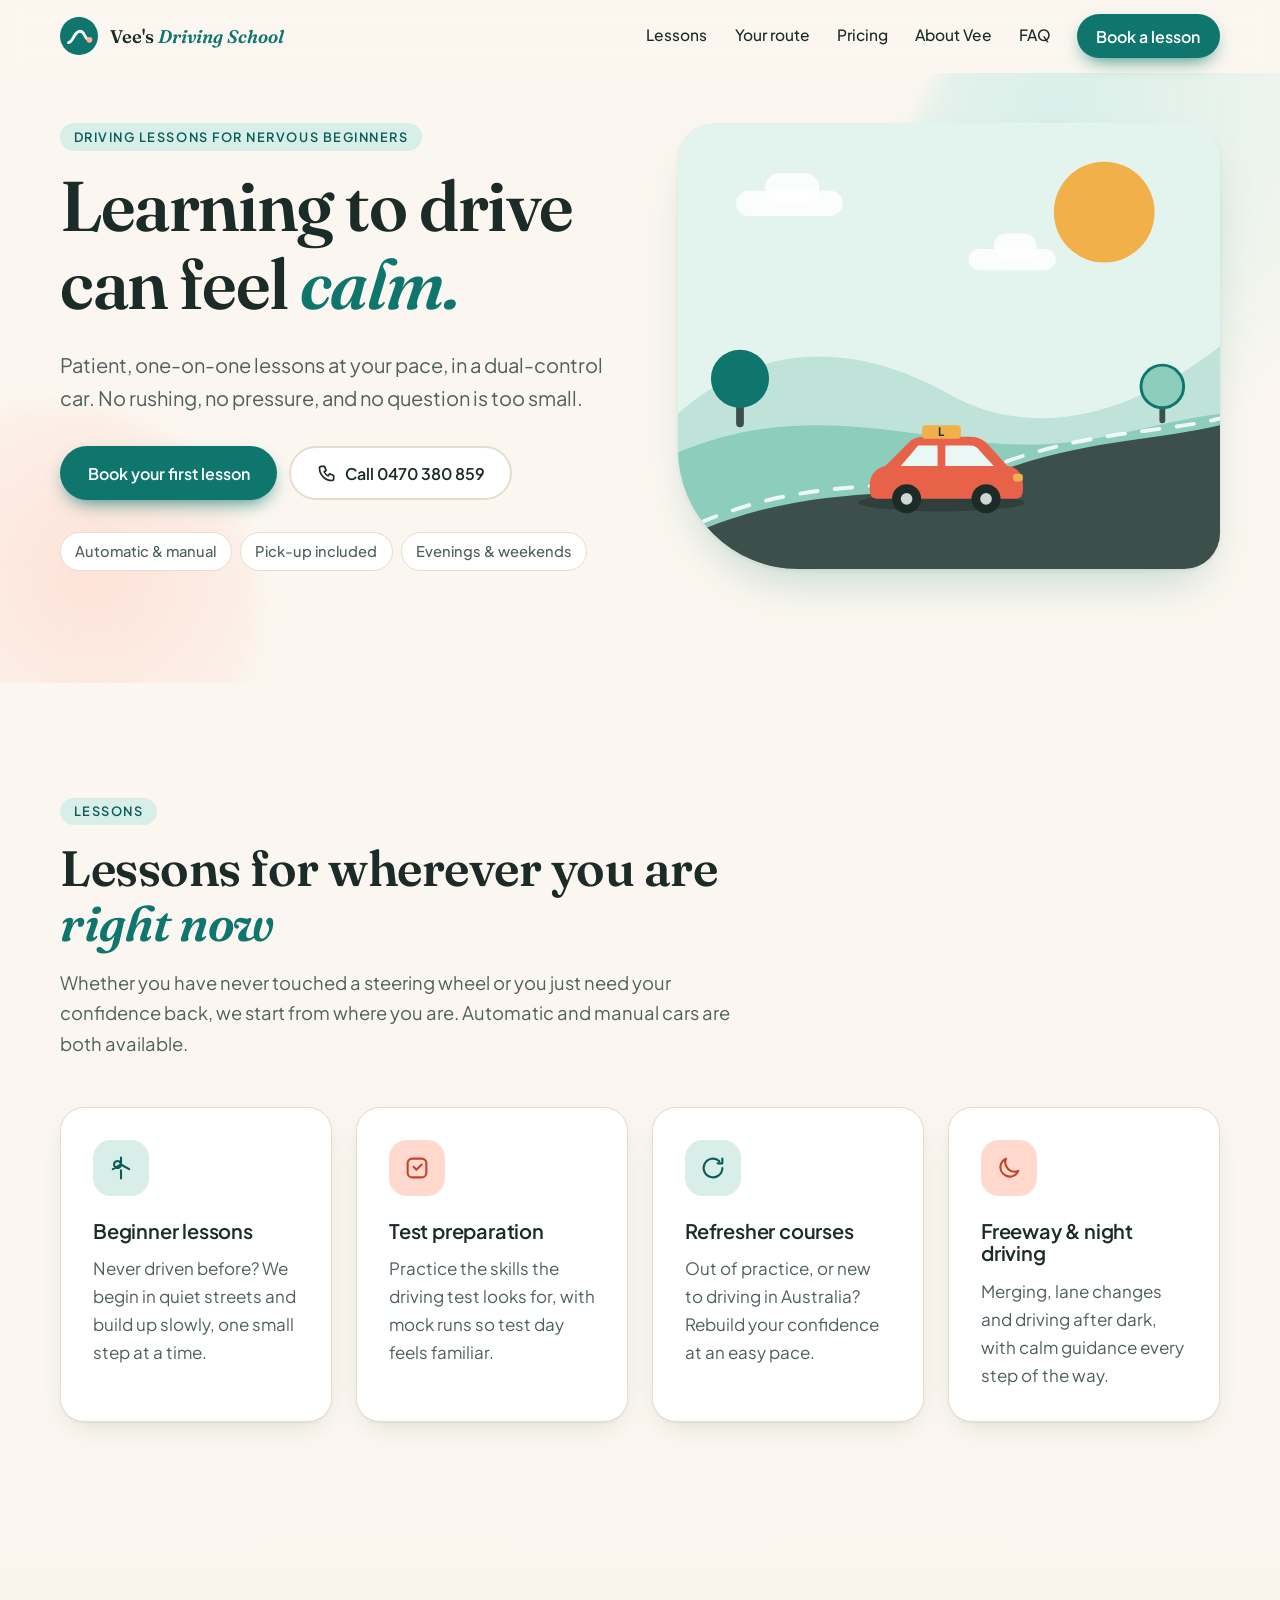
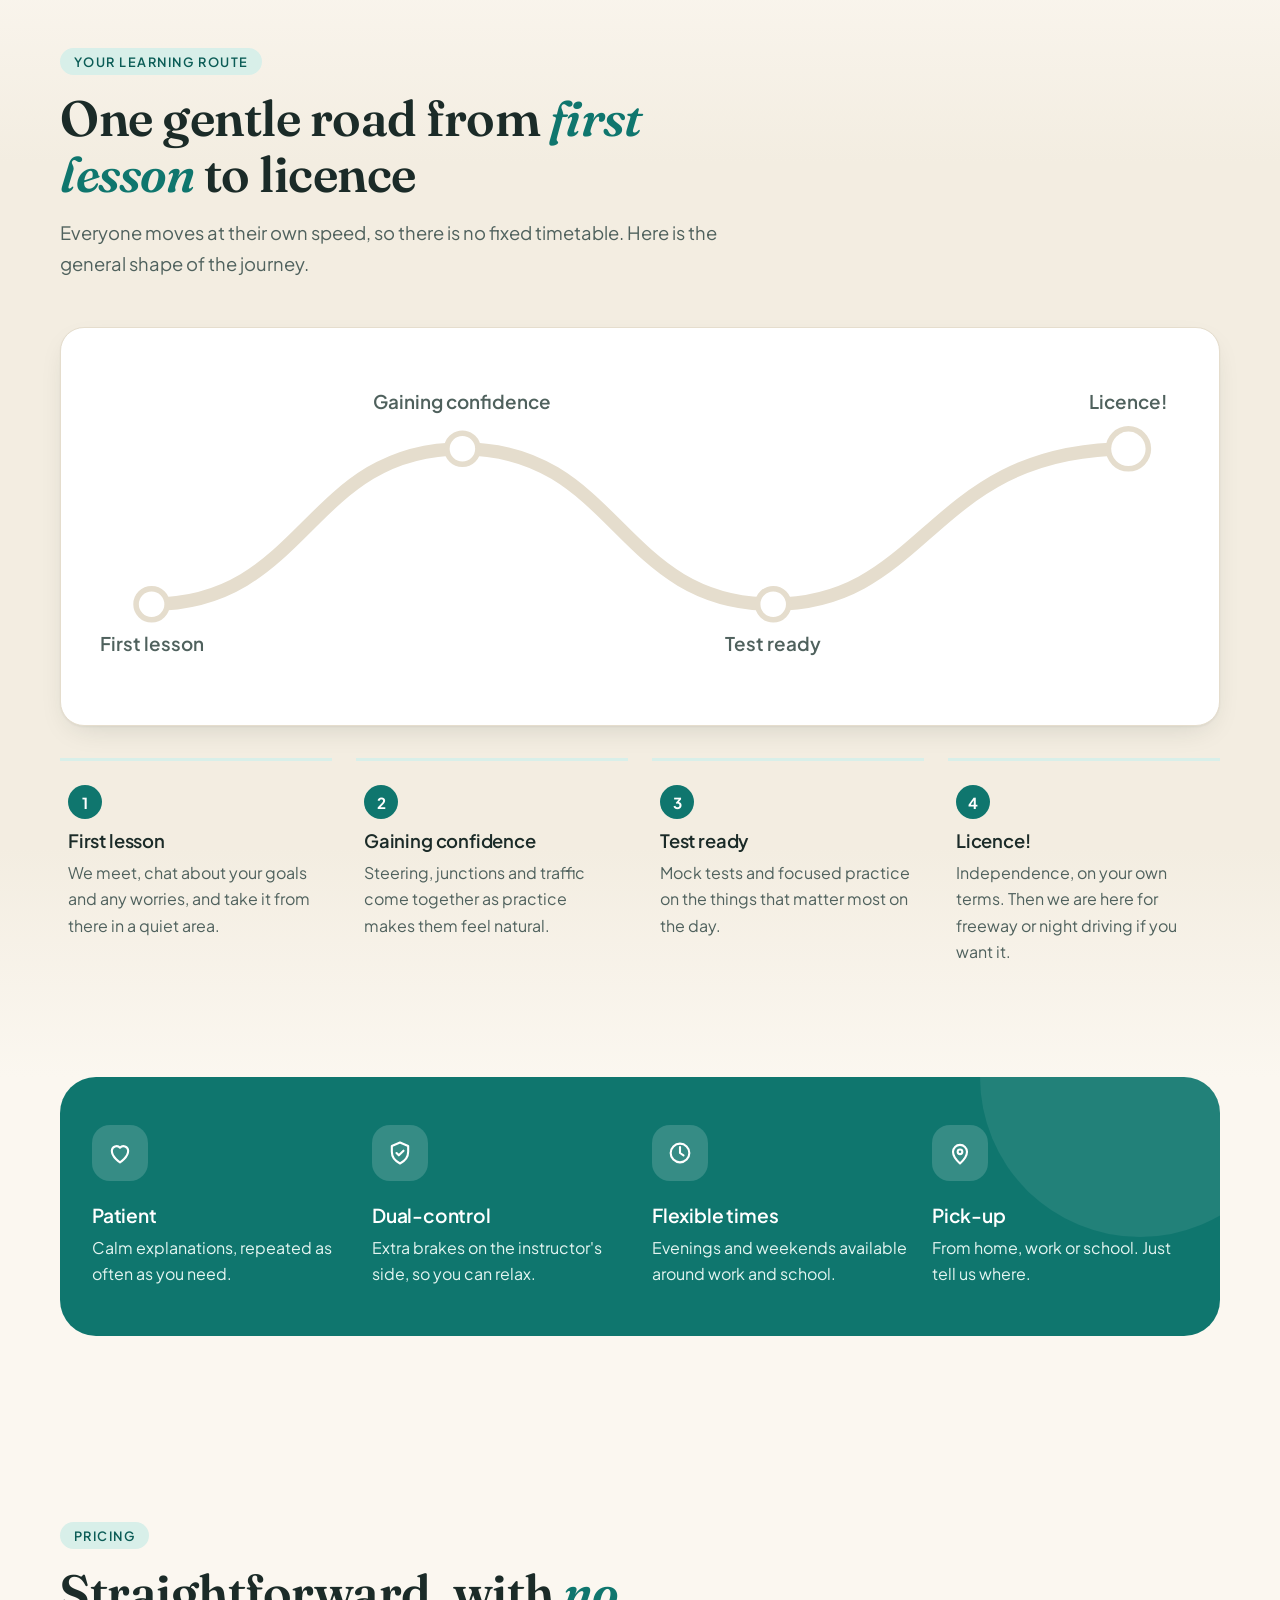
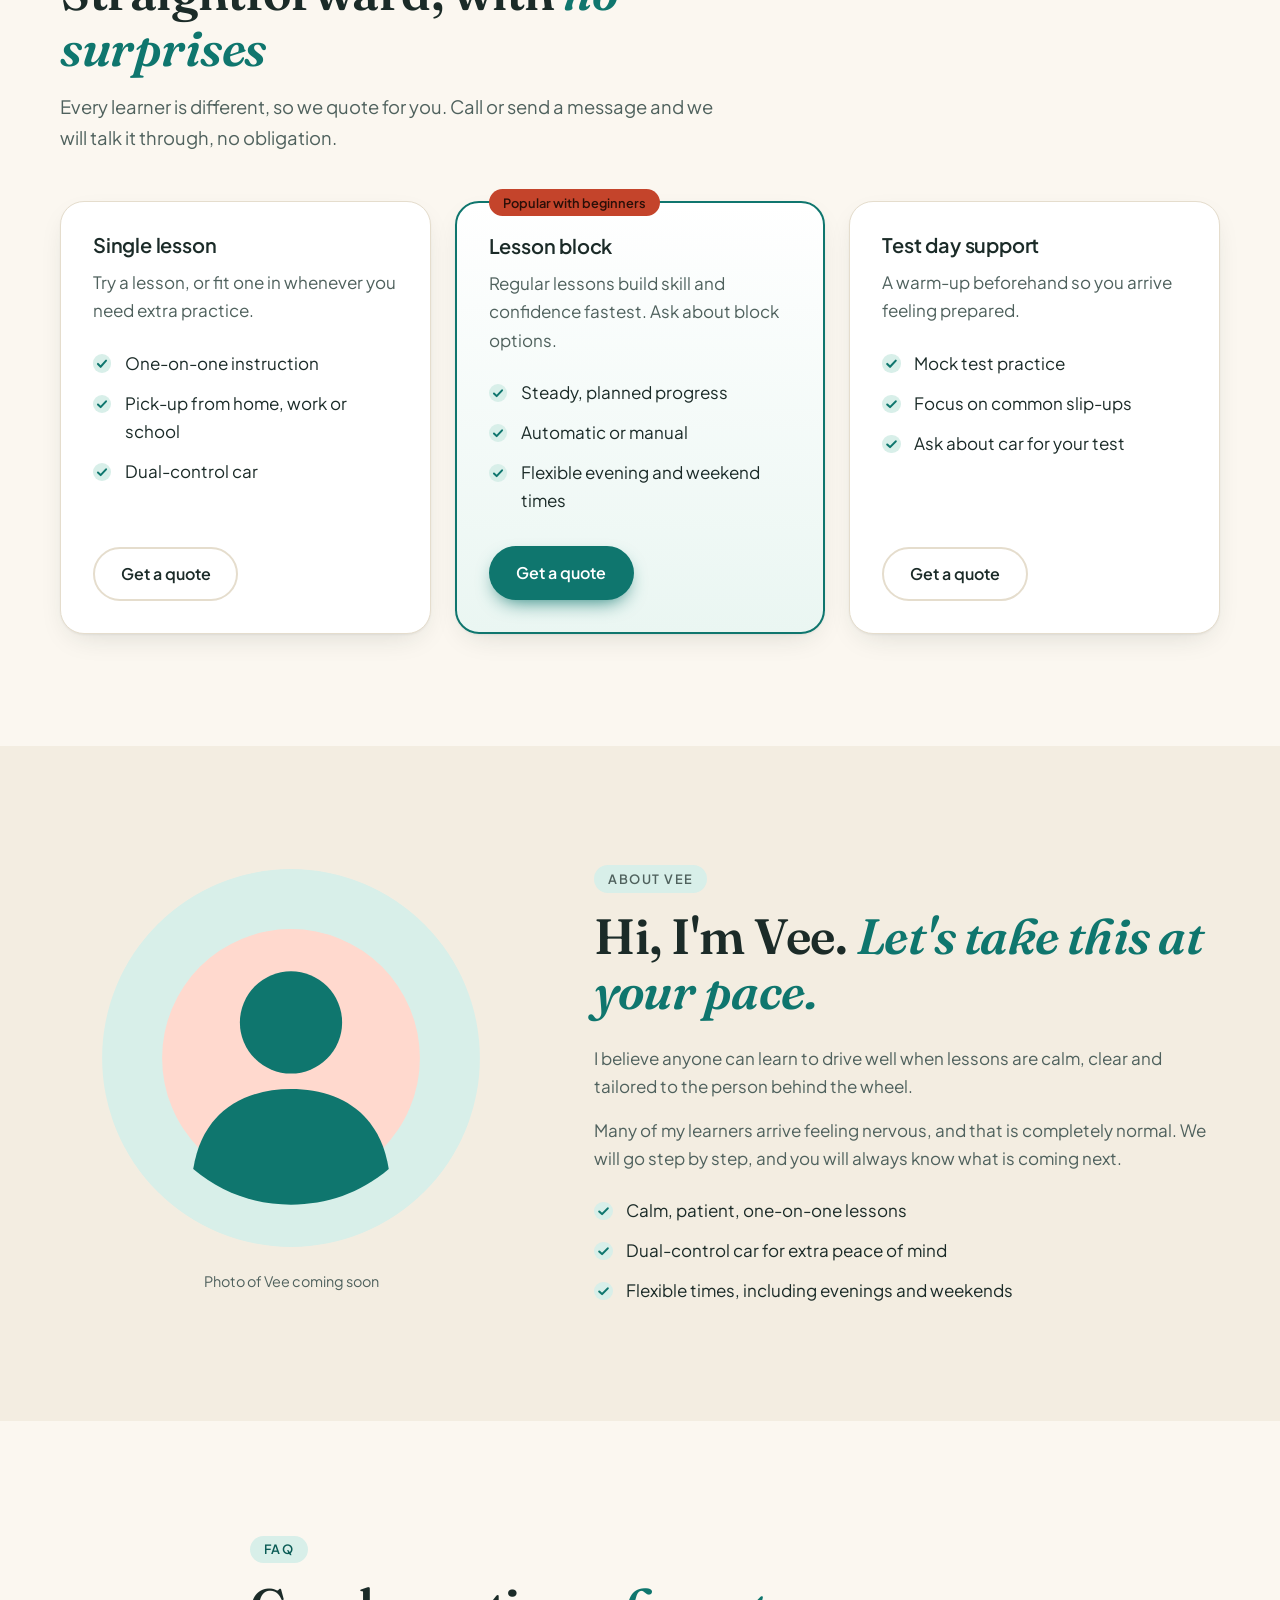
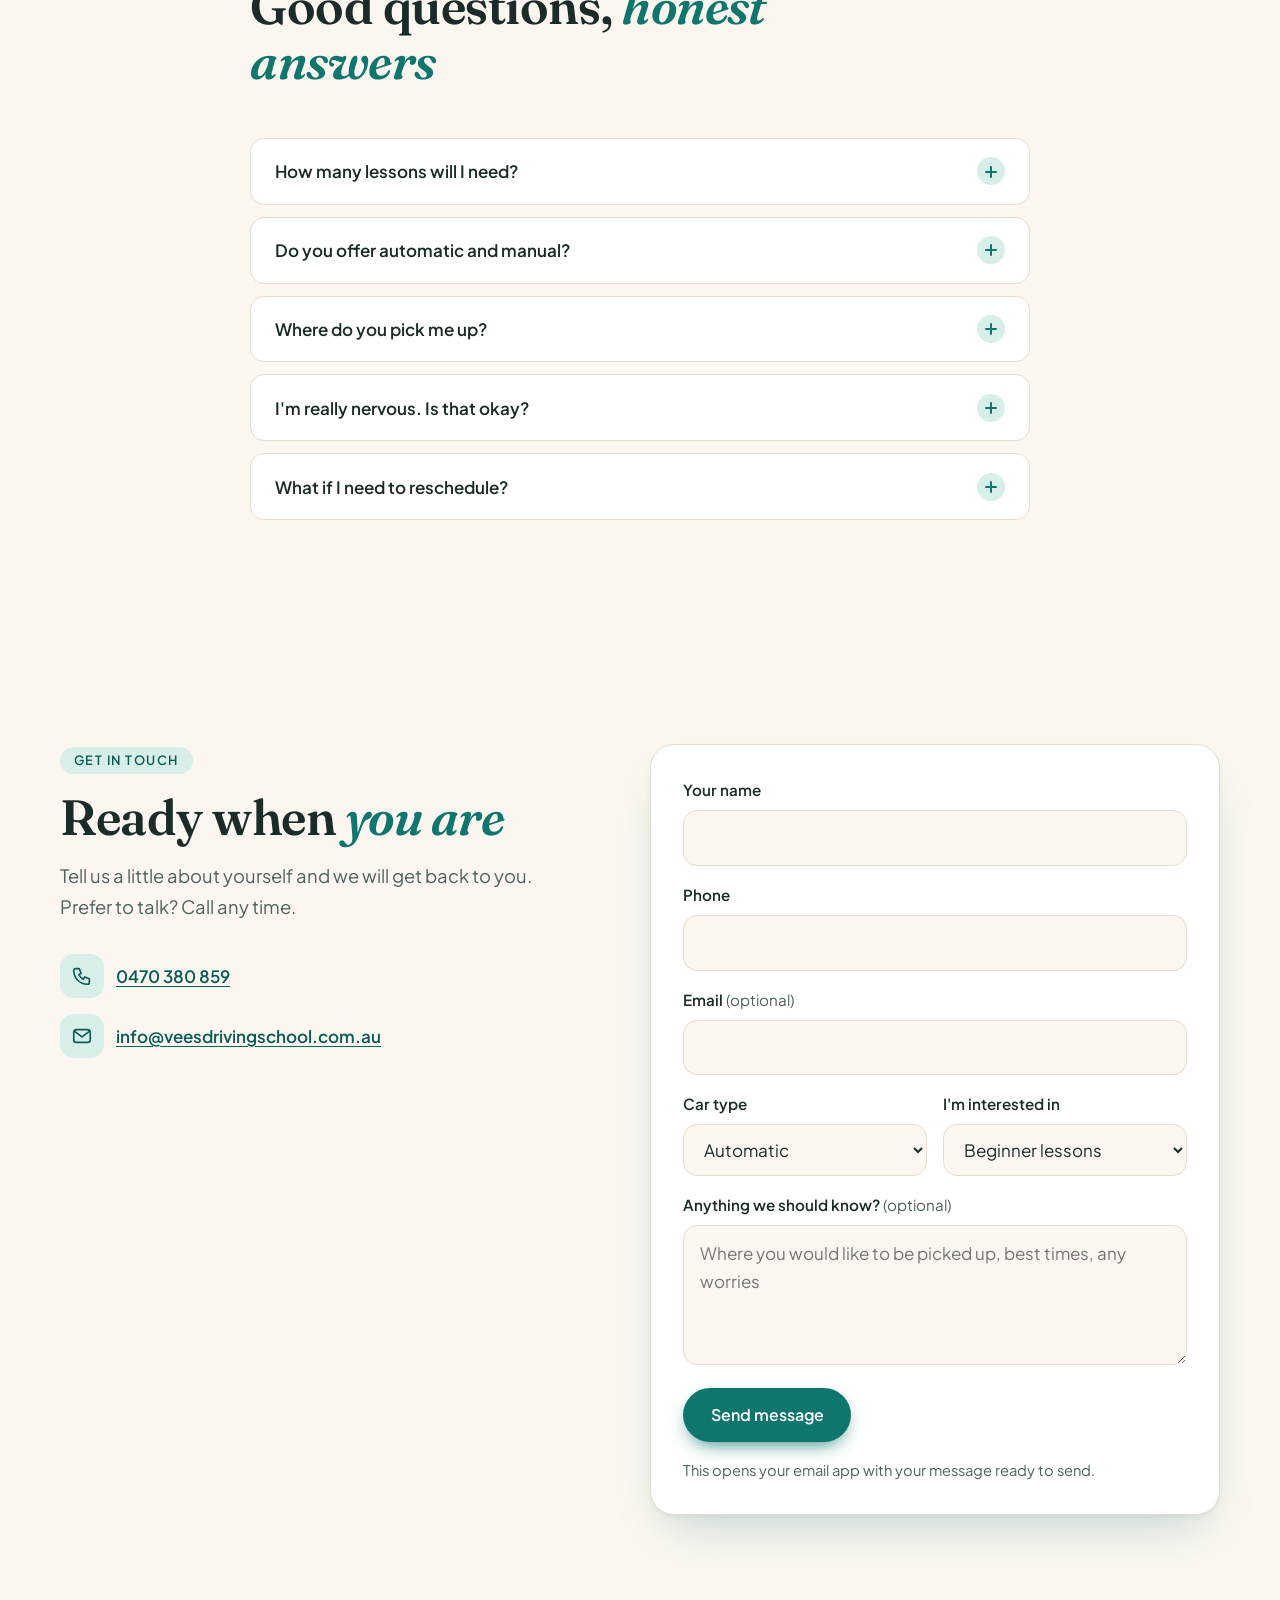
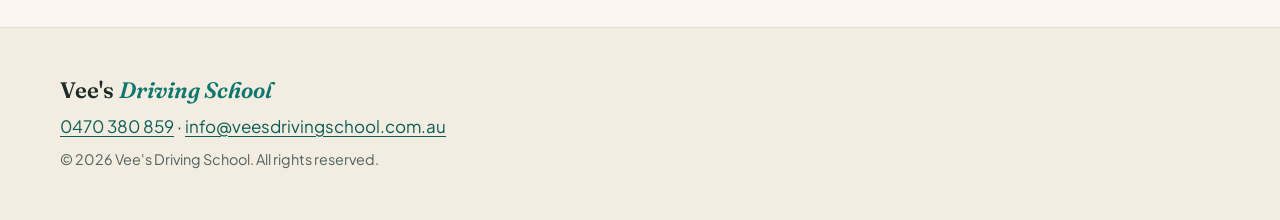
<file: index.html>
<!doctype html>
<html lang="en-AU">
<head>
<meta charset="utf-8">
<meta name="viewport" content="width=device-width, initial-scale=1">
<title>Vee's Driving School | Calm, patient driving lessons</title>
<meta name="description" content="Calm, patient driving lessons for first-time learners. Beginner lessons, test preparation, refreshers, freeway and night driving. Automatic or manual, dual-control car, pick-up included.">
<meta name="theme-color" content="#FBF7F0" media="(prefers-color-scheme: light)">
<meta name="theme-color" content="#0F1A18" media="(prefers-color-scheme: dark)">
<link rel="icon" href="favicon.svg" type="image/svg+xml">
<link rel="canonical" href="https://sam0508-sde.github.io/car-instructor-website/">
<meta property="og:type" content="website">
<meta property="og:site_name" content="Vee's Driving School">
<meta property="og:locale" content="en_AU">
<meta property="og:title" content="Driving Lessons for Learners &amp; Test Prep | Vee's Driving School">
<meta property="og:description" content="Patient, friendly driving lessons for learners, test preparation and refreshers. Call 0470 380 859 to book.">
<meta property="og:url" content="https://sam0508-sde.github.io/car-instructor-website/">
<meta name="twitter:card" content="summary">
<meta name="twitter:title" content="Driving Lessons for Learners &amp; Test Prep | Vee's Driving School">
<meta name="twitter:description" content="Patient, friendly driving lessons for learners, test preparation and refreshers. Call 0470 380 859 to book.">
<script type="application/ld+json">
  {
    "@context": "https://schema.org",
    "@type": ["LocalBusiness", "DrivingSchool"],
    "name": "Vee's Driving School",
    "description": "Patient, friendly driving lessons for learners, test preparation and refresher lessons.",
    "url": "https://sam0508-sde.github.io/car-instructor-website/",
    "telephone": "+61470380859",
    "email": "info@veesdrivingschool.com.au"
  }
  </script>
<link rel="preconnect" href="https://fonts.googleapis.com">
<link rel="preconnect" href="https://fonts.gstatic.com" crossorigin>
<link href="https://fonts.googleapis.com/css2?family=Fraunces:ital,opsz,wght@0,9..144,500;0,9..144,600;1,9..144,500&family=Plus+Jakarta+Sans:wght@400;500;600;700&display=swap" rel="stylesheet">
<link rel="stylesheet" href="styles.css">
</head>
<body>
<a class="skip" href="#main">Skip to content</a>

<header class="site-header" id="top">
  <div class="wrap bar">
    <a class="brand" href="#top" aria-label="Vee's Driving School, home">
      <svg class="brand-mark" viewBox="0 0 40 40" aria-hidden="true"><circle cx="20" cy="20" r="20" fill="currentColor"/><path d="M9 27c5-1 6-12 12-12s4 9 10 9" fill="none" stroke="#fff" stroke-width="3" stroke-linecap="round"/><circle cx="31" cy="24" r="3" fill="#FFB59E"/></svg>
      <span>Vee's <em>Driving School</em></span>
    </a>
    <nav id="nav" class="nav" aria-label="Main">
      <a href="#services">Lessons</a>
      <a href="#route">Your route</a>
      <a href="#pricing">Pricing</a>
      <a href="#about">About Vee</a>
      <a href="#faq">FAQ</a>
      <a class="btn btn-small btn-primary nav-cta" href="#contact">Book a lesson</a>
    </nav>
    <button class="menu-btn" type="button" aria-expanded="false" aria-controls="nav">
      <span class="sr">Menu</span>
      <svg viewBox="0 0 24 24" width="24" height="24" aria-hidden="true"><path class="l1" d="M4 8h16"/><path class="l2" d="M4 16h16"/></svg>
    </button>
  </div>
</header>

<main id="main">
<section class="hero">
  <div class="blob b1" aria-hidden="true"></div><div class="blob b2" aria-hidden="true"></div>
  <div class="wrap hero-grid">
    <div class="hero-copy">
      <p class="eyebrow">Driving lessons for nervous beginners</p>
      <h1>Learning to drive can feel <em>calm.</em></h1>
      <p class="lead">Patient, one-on-one lessons at your pace, in a dual-control car. No rushing, no pressure, and no question is too small.</p>
      <div class="actions">
        <a class="btn btn-primary" href="#contact">Book your first lesson</a>
        <a class="btn btn-ghost" href="tel:+61470380859">
          <svg viewBox="0 0 24 24" aria-hidden="true"><path d="M5 4h4l2 5-2.5 1.5a11 11 0 0 0 5 5L15 13l5 2v4a2 2 0 0 1-2 2A15 15 0 0 1 3 6a2 2 0 0 1 2-2z"/></svg>
          Call 0470 380 859
        </a>
      </div>
      <ul class="chips" aria-label="At a glance">
        <li>Automatic &amp; manual</li><li>Pick-up included</li><li>Evenings &amp; weekends</li>
      </ul>
    </div>
    <div class="hero-art" aria-hidden="true">
      <svg viewBox="0 0 560 460" class="scene">
        <circle class="sun" cx="440" cy="92" r="52"/>
        <g class="cloud c1"><rect x="60" y="70" width="110" height="26" rx="13"/><rect x="90" y="52" width="56" height="30" rx="15"/></g>
        <g class="cloud c2"><rect x="300" y="130" width="90" height="22" rx="11"/><rect x="326" y="114" width="44" height="26" rx="13"/></g>
        <path class="hill h1" d="M0 300 C90 220 190 230 280 280 S470 300 560 230 V460 H0z"/>
        <path class="hill h2" d="M0 340 C120 290 220 320 320 330 S480 310 560 300 V460 H0z"/>
        <g class="tree" transform="translate(64 250)"><rect x="-4" y="30" width="8" height="34" rx="4"/><circle cx="0" cy="14" r="30"/></g>
        <g class="tree t2" transform="translate(500 262)"><rect x="-3" y="22" width="6" height="26" rx="3"/><circle cx="0" cy="10" r="22"/></g>
        <path class="road" d="M-20 440 C140 360 220 400 330 360 S520 330 600 300 V470 H-20z"/>
        <path class="dash" d="M-10 428 C140 352 224 392 332 352 S520 322 590 296" />
        <g class="car" transform="translate(190 318)">
          <ellipse cx="82" cy="74" rx="86" ry="9" class="shadow"/>
          <path class="body" d="M8 62 Q6 40 24 36 L48 12 Q54 6 64 6 H112 Q124 6 132 16 L150 36 Q168 38 166 62 Q166 70 158 70 H16 Q8 70 8 62z"/>
          <path class="glass" d="M58 15 H78 V36 H40z M86 15 H112 Q118 15 122 21 L136 36 H86z"/>
          <circle class="wheel" cx="46" cy="70" r="15"/><circle class="hub" cx="46" cy="70" r="6"/>
          <circle class="wheel" cx="128" cy="70" r="15"/><circle class="hub" cx="128" cy="70" r="6"/>
          <rect class="lamp" x="156" y="44" width="10" height="8" rx="3"/>
          <rect class="plate" x="62" y="-6" width="40" height="14" rx="4"/><text x="82" y="5" text-anchor="middle" class="ltxt">L</text>
        </g>
      </svg>
    </div>
  </div>
</section>

<section class="section" id="services" aria-labelledby="services-h">
  <div class="wrap">
    <header class="sec-head reveal">
      <p class="eyebrow">Lessons</p>
      <h2 id="services-h">Lessons for wherever you are <em>right now</em></h2>
      <p class="sub">Whether you have never touched a steering wheel or you just need your confidence back, we start from where you are. Automatic and manual cars are both available.</p>
    </header>
    <div class="cards">
      <article class="card reveal">
        <span class="ico"><svg viewBox="0 0 24 24" aria-hidden="true"><path d="M12 3v6M12 9l-7 4M12 9l7 4M12 9a3 3 0 1 0 0 .01M12 14v7"/></svg></span>
        <h3>Beginner lessons</h3>
        <p>Never driven before? We begin in quiet streets and build up slowly, one small step at a time.</p>
      </article>
      <article class="card reveal">
        <span class="ico"><svg viewBox="0 0 24 24" aria-hidden="true"><path d="M9 11l2.5 2.5L16 9"/><rect x="4" y="4" width="16" height="16" rx="4"/></svg></span>
        <h3>Test preparation</h3>
        <p>Practice the skills the driving test looks for, with mock runs so test day feels familiar.</p>
      </article>
      <article class="card reveal">
        <span class="ico"><svg viewBox="0 0 24 24" aria-hidden="true"><path d="M20 12a8 8 0 1 1-2.6-5.9M20 4v4h-4"/></svg></span>
        <h3>Refresher courses</h3>
        <p>Out of practice, or new to driving in Australia? Rebuild your confidence at an easy pace.</p>
      </article>
      <article class="card reveal">
        <span class="ico"><svg viewBox="0 0 24 24" aria-hidden="true"><path d="M20 14.5A8 8 0 0 1 9.5 4a8 8 0 1 0 10.5 10.5z"/></svg></span>
        <h3>Freeway &amp; night driving</h3>
        <p>Merging, lane changes and driving after dark, with calm guidance every step of the way.</p>
      </article>
    </div>
  </div>
</section>

<section class="section route-sec" id="route" aria-labelledby="route-h">
  <div class="wrap">
    <header class="sec-head reveal">
      <p class="eyebrow">Your learning route</p>
      <h2 id="route-h">One gentle road from <em>first lesson</em> to licence</h2>
      <p class="sub">Everyone moves at their own speed, so there is no fixed timetable. Here is the general shape of the journey.</p>
    </header>

    <div class="route" data-route>
      <svg class="route-svg r-wide" viewBox="0 0 1000 300" aria-hidden="true" focusable="false">
        <path class="track" d="M60 220 C200 220 200 80 340 80 S480 220 620 220 S760 80 940 80"/>
        <path class="trail" pathLength="1" d="M60 220 C200 220 200 80 340 80 S480 220 620 220 S760 80 940 80"/>
        <g class="stop" data-at="0"><circle cx="60" cy="220" r="14"/><text x="60" y="262" text-anchor="middle">First lesson</text></g>
        <g class="stop" data-at="0.34"><circle cx="340" cy="80" r="14"/><text x="340" y="44" text-anchor="middle">Gaining confidence</text></g>
        <g class="stop" data-at="0.67"><circle cx="620" cy="220" r="14"/><text x="620" y="262" text-anchor="middle">Test ready</text></g>
        <g class="stop goal" data-at="1"><circle cx="940" cy="80" r="18"/><path d="M932 80l6 6 11-12"/><text x="940" y="44" text-anchor="middle">Licence!</text></g>
      </svg>
      <svg class="route-svg r-tall" viewBox="0 0 360 560" aria-hidden="true" focusable="false">
        <path class="track" d="M80 50 C80 130 280 110 280 190 S80 250 80 330 S280 390 280 490"/>
        <path class="trail" pathLength="1" d="M80 50 C80 130 280 110 280 190 S80 250 80 330 S280 390 280 490"/>
        <g class="stop" data-at="0"><circle cx="80" cy="50" r="14"/><text x="108" y="55" text-anchor="start">First lesson</text></g>
        <g class="stop" data-at="0.36"><circle cx="280" cy="190" r="14"/><text x="252" y="195" text-anchor="end">Gaining confidence</text></g>
        <g class="stop" data-at="0.62"><circle cx="80" cy="330" r="14"/><text x="108" y="335" text-anchor="start">Test ready</text></g>
        <g class="stop goal" data-at="1"><circle cx="280" cy="490" r="18"/><path d="M272 490l6 6 11-12"/><text x="248" y="496" text-anchor="end">Licence!</text></g>
      </svg>
    </div>

    <ol class="steps">
      <li class="reveal"><span class="n">1</span><h3>First lesson</h3><p>We meet, chat about your goals and any worries, and take it from there in a quiet area.</p></li>
      <li class="reveal"><span class="n">2</span><h3>Gaining confidence</h3><p>Steering, junctions and traffic come together as practice makes them feel natural.</p></li>
      <li class="reveal"><span class="n">3</span><h3>Test ready</h3><p>Mock tests and focused practice on the things that matter most on the day.</p></li>
      <li class="reveal"><span class="n">4</span><h3>Licence!</h3><p>Independence, on your own terms. Then we are here for freeway or night driving if you want it.</p></li>
    </ol>
  </div>
</section>

<section class="section tight" aria-labelledby="calm-h">
  <div class="wrap">
    <div class="strip reveal">
      <h2 id="calm-h" class="sr">What to expect from every lesson</h2>
      <div class="strip-item"><span class="ico"><svg viewBox="0 0 24 24" aria-hidden="true"><path d="M12 20s-7-4.4-7-10a4 4 0 0 1 7-2.5A4 4 0 0 1 19 10c0 5.600-7 10-7 10z"/></svg></span><h3>Patient</h3><p>Calm explanations, repeated as often as you need.</p></div>
      <div class="strip-item"><span class="ico"><svg viewBox="0 0 24 24" aria-hidden="true"><path d="M12 3l7 3v5c0 5-3 8-7 10-4-2-7-5-7-10V6z"/><path d="M9 12l2 2 4-4"/></svg></span><h3>Dual-control</h3><p>Extra brakes on the instructor's side, so you can relax.</p></div>
      <div class="strip-item"><span class="ico"><svg viewBox="0 0 24 24" aria-hidden="true"><circle cx="12" cy="12" r="8"/><path d="M12 7v5l3 2"/></svg></span><h3>Flexible times</h3><p>Evenings and weekends available around work and school.</p></div>
      <div class="strip-item"><span class="ico"><svg viewBox="0 0 24 24" aria-hidden="true"><path d="M12 21s-6-5.300-6-10a6 6 0 0 1 12 0c0 4.700-6 10-6 10z"/><circle cx="12" cy="11" r="2"/></svg></span><h3>Pick-up</h3><p>From home, work or school. Just tell us where.</p></div>
    </div>
  </div>
</section>

<section class="section" id="pricing" aria-labelledby="pricing-h">
  <div class="wrap">
    <header class="sec-head reveal">
      <p class="eyebrow">Pricing</p>
      <h2 id="pricing-h">Straightforward, with <em>no surprises</em></h2>
      <p class="sub">Every learner is different, so we quote for you. Call or send a message and we will talk it through, no obligation.</p>
    </header>
    <div class="cards three">
      <article class="card price reveal">
        <h3>Single lesson</h3>
        <p>Try a lesson, or fit one in whenever you need extra practice.</p>
        <ul class="ticks"><li>One-on-one instruction</li><li>Pick-up from home, work or school</li><li>Dual-control car</li></ul>
        <a class="btn btn-ghost" href="#contact" data-pick="Single lesson">Get a quote</a>
      </article>
      <article class="card price featured reveal">
        <span class="tag">Popular with beginners</span>
        <h3>Lesson block</h3>
        <p>Regular lessons build skill and confidence fastest. Ask about block options.</p>
        <ul class="ticks"><li>Steady, planned progress</li><li>Automatic or manual</li><li>Flexible evening and weekend times</li></ul>
        <a class="btn btn-primary" href="#contact" data-pick="Lesson block">Get a quote</a>
      </article>
      <article class="card price reveal">
        <h3>Test day support</h3>
        <p>A warm-up beforehand so you arrive feeling prepared.</p>
        <ul class="ticks"><li>Mock test practice</li><li>Focus on common slip-ups</li><li>Ask about car for your test</li></ul>
        <a class="btn btn-ghost" href="#contact" data-pick="Test day support">Get a quote</a>
      </article>
    </div>
  </div>
</section>

<section class="section about" id="about" aria-labelledby="about-h">
  <div class="wrap about-grid">
    <div class="about-art reveal" aria-hidden="true">
      <svg viewBox="0 0 360 360"><circle class="a1" cx="180" cy="180" r="170"/><circle class="a2" cx="180" cy="180" r="116"/><circle class="a3" cx="180" cy="148" r="46"/><path class="a3" d="M92 280c8-52 46-72 88-72s80 20 88 72c-26 22-56 32-88 32s-62-10-88-32z"/></svg>
      <p class="art-note">Photo of Vee coming soon</p>
    </div>
    <div class="about-copy reveal">
      <p class="eyebrow">About Vee</p>
      <h2 id="about-h">Hi, I'm Vee. <em>Let's take this at your pace.</em></h2>
      <p>I believe anyone can learn to drive well when lessons are calm, clear and tailored to the person behind the wheel.</p>
      <p>Many of my learners arrive feeling nervous, and that is completely normal. We will go step by step, and you will always know what is coming next.</p>
      <ul class="ticks">
        <li>Calm, patient, one-on-one lessons</li>
        <li>Dual-control car for extra peace of mind</li>
        <li>Flexible times, including evenings and weekends</li>
      </ul>
    </div>
  </div>
</section>

<section class="section" id="faq" aria-labelledby="faq-h">
  <div class="wrap narrow">
    <header class="sec-head reveal">
      <p class="eyebrow">FAQ</p>
      <h2 id="faq-h">Good questions, <em>honest answers</em></h2>
    </header>
    <div class="faq reveal">
      <details><summary>How many lessons will I need?</summary><p>It varies a lot, depending on your experience and confidence. We will get a feel for it together in your first lesson.</p></details>
      <details><summary>Do you offer automatic and manual?</summary><p>Yes, both. Let us know your preference when you get in touch.</p></details>
      <details><summary>Where do you pick me up?</summary><p>From home, work or school within the local service area. If you are not sure whether we cover you, just ask.</p></details>
      <details><summary>I'm really nervous. Is that okay?</summary><p>Absolutely. Nerves are normal, and the car is dual-control. We go at whatever pace feels comfortable.</p></details>
      <details><summary>What if I need to reschedule?</summary><p>Please give as much notice as you can, then call or message and we will find another time.</p></details>
    </div>
  </div>
</section>

<section class="section contact" id="contact" aria-labelledby="contact-h">
  <div class="wrap contact-grid">
    <div class="reveal">
      <p class="eyebrow">Get in touch</p>
      <h2 id="contact-h">Ready when <em>you are</em></h2>
      <p class="sub">Tell us a little about yourself and we will get back to you. Prefer to talk? Call any time.</p>
      <ul class="contact-list">
        <li><svg viewBox="0 0 24 24" aria-hidden="true"><path d="M5 4h4l2 5-2.500 1.500a11 11 0 0 0 5 5L15 13l5 2v4a2 2 0 0 1-2 2A15 15 0 0 1 3 6a2 2 0 0 1 2-2z"/></svg><a href="tel:+61470380859">0470 380 859</a></li>
        <li><svg viewBox="0 0 24 24" aria-hidden="true"><rect x="3" y="5" width="18" height="14" rx="3"/><path d="M4 7l8 6 8-6"/></svg><a href="mailto:info@veesdrivingschool.com.au">info@veesdrivingschool.com.au</a></li>
      </ul>
    </div>
    <form class="form reveal" id="form" novalidate>
      <div class="field"><label for="name">Your name</label><input id="name" name="name" autocomplete="name" required aria-describedby="name-e"><p class="err" id="name-e" role="alert"></p></div>
      <div class="field"><label for="phone">Phone</label><input id="phone" name="phone" type="tel" autocomplete="tel" inputmode="tel" required aria-describedby="phone-e"><p class="err" id="phone-e" role="alert"></p></div>
      <div class="field"><label for="email">Email <span class="opt">(optional)</span></label><input id="email" name="email" type="email" autocomplete="email" aria-describedby="email-e"><p class="err" id="email-e" role="alert"></p></div>
      <div class="field two">
        <div><label for="gear">Car type</label><select id="gear" name="gear"><option>Automatic</option><option>Manual</option><option>Not sure yet</option></select></div>
        <div><label for="topic">I'm interested in</label><select id="topic" name="topic"><option>Beginner lessons</option><option>Test preparation</option><option>Refresher course</option><option>Freeway &amp; night driving</option><option>Single lesson</option><option>Lesson block</option><option>Test day support</option></select></div>
      </div>
      <div class="field"><label for="msg">Anything we should know? <span class="opt">(optional)</span></label><textarea id="msg" name="msg" rows="4" placeholder="Where you would like to be picked up, best times, any worries"></textarea></div>
      <button class="btn btn-primary" type="submit">Send message</button>
      <p class="note" id="status" role="status">This opens your email app with your message ready to send.</p>
    </form>
  </div>
</section>
</main>

<footer class="footer">
  <div class="wrap foot">
    <p class="brand-line">Vee's <em>Driving School</em></p>
    <p><a href="tel:+61470380859">0470 380 859</a> &middot; <a href="mailto:info@veesdrivingschool.com.au">info@veesdrivingschool.com.au</a></p>
    <p class="small">&copy; <span id="year">2026</span> Vee's Driving School. All rights reserved.</p>
  </div>
</footer>

<div class="mbar" role="group" aria-label="Quick contact">
  <a class="btn btn-ghost" href="tel:+61470380859">Call</a>
  <a class="btn btn-primary" href="#contact">Book</a>
</div>
<script src="script.js"></script>
</body>
</html>
</file>
<file: styles.css>
:root{
  --bg:#FBF7F0; --bg-2:#F3EDE1; --surface:#FFFFFF; --ink:#1B2B28; --muted:#4F615D;
  --line:#E5DDCD; --teal:#0F766E; --teal-d:#0B5C56; --teal-soft:#D8EFE9; --teal-tint:#EAF6F2;
  --coral:#C4442B; --coral-soft:#FFD9CE; --amber:#F2B04A; --on-primary:#fff;
  --shadow:0 1px 2px rgba(27,43,40,.05),0 10px 30px -12px rgba(27,43,40,.18);
  --shadow-lg:0 2px 4px rgba(27,43,40,.05),0 24px 50px -18px rgba(15,118,110,.28);
  --sky:#E3F3EE; --hill1:#BFE3D8; --hill2:#8CCDBC; --road:#3C4F4B; --car:#E8624A; --glass:#E9F7F5;
  --s1:.25rem;--s2:.5rem;--s3:.75rem;--s4:1rem;--s5:1.5rem;--s6:2rem;--s7:3rem;--s8:4.5rem;--s9:7rem;
  --r:24px; --r-s:14px;
  --f-body:'Plus Jakarta Sans',system-ui,-apple-system,'Segoe UI',sans-serif;
  --f-disp:'Fraunces',Georgia,serif;
  color-scheme:light dark;
}
@media (prefers-color-scheme:dark){:root:not([data-theme="light"]){
  --bg:#0F1A18; --bg-2:#14211E; --surface:#182623; --ink:#EAF1EE; --muted:#A9BDB7;
  --line:#2A3C38; --teal:#4FD1BD; --teal-d:#7FE3D3; --teal-soft:#1B3A36; --teal-tint:#14302C;
  --coral:#FF8E73; --coral-soft:#4A2A22; --on-primary:#06231F;
  --shadow:0 1px 2px rgba(0,0,0,.3),0 10px 30px -12px rgba(0,0,0,.5); --shadow-lg:0 24px 50px -18px rgba(0,0,0,.6);
  --sky:#16302C; --hill1:#1E4640; --hill2:#255A51; --road:#0B1412; --car:#FF8E73; --glass:#1C3A36;
}}
*{box-sizing:border-box}
html{scroll-behavior:smooth;scroll-padding-top:5.5rem}
body{margin:0;background:var(--bg);color:var(--ink);font:400 1.0625rem/1.65 var(--f-body);-webkit-font-smoothing:antialiased;overflow-x:hidden}
img,svg{max-width:100%}
h1,h2,h3{margin:0;line-height:1.12;font-weight:600;letter-spacing:-.01em}
h1,h2{font-family:var(--f-disp)}
h1 em,h2 em,.brand em,.brand-line em{font-style:italic;color:var(--teal)}
p{margin:0 0 var(--s4)}
a{color:var(--teal-d);text-underline-offset:3px}
:focus-visible{outline:3px solid var(--coral);outline-offset:3px;border-radius:8px}
.sr{position:absolute;width:1px;height:1px;overflow:hidden;clip:rect(0 0 0 0);white-space:nowrap}
.skip{position:absolute;left:var(--s4);top:-4rem;background:var(--ink);color:var(--bg);padding:var(--s3) var(--s4);border-radius:var(--r-s);z-index:100;transition:top .2s}
.skip:focus{top:var(--s3)}
.wrap{width:min(100% - 2rem,1160px);margin-inline:auto}
.narrow{max-width:780px}

/* header */
.site-header{position:sticky;top:0;z-index:50;background:color-mix(in srgb,var(--bg) 88%,transparent);backdrop-filter:blur(12px);-webkit-backdrop-filter:blur(12px);border-bottom:1px solid transparent;transition:border-color .2s}
.site-header.scrolled{border-color:var(--line)}
.bar{display:flex;align-items:center;justify-content:space-between;min-height:4.5rem;gap:var(--s4)}
.brand{display:flex;align-items:center;gap:var(--s3);text-decoration:none;color:var(--ink);font:600 1.15rem var(--f-disp);color:var(--ink)}
.brand-mark{width:38px;height:38px;color:var(--teal)}
.brand span{color:var(--ink)}
.nav{display:flex;align-items:center;gap:var(--s5)}
.nav a:not(.btn){color:var(--ink);text-decoration:none;font-weight:500;font-size:.97rem;padding:.4rem .1rem;border-bottom:2px solid transparent}
.nav a:not(.btn):hover{border-color:var(--coral)}
.menu-btn{display:none;width:48px;height:48px;border:1px solid var(--line);background:var(--surface);border-radius:50%;color:var(--ink);cursor:pointer;align-items:center;justify-content:center}
.menu-btn svg{fill:none;stroke:currentColor;stroke-width:2;stroke-linecap:round;transition:transform .25s}
.menu-btn[aria-expanded="true"] .l1{transform:translateY(4px) rotate(45deg);transform-origin:center;transform-box:fill-box}
.menu-btn[aria-expanded="true"] .l2{transform:translateY(-4px) rotate(-45deg);transform-origin:center;transform-box:fill-box}

/* buttons */
.btn{display:inline-flex;align-items:center;justify-content:center;gap:var(--s2);font:600 1rem var(--f-body);padding:.9rem 1.6rem;border-radius:999px;border:2px solid transparent;text-decoration:none;cursor:pointer;min-height:48px;transition:transform .2s,box-shadow .2s,background .2s}
.btn svg{width:20px;height:20px;fill:none;stroke:currentColor;stroke-width:2;stroke-linejoin:round}
.btn-primary{background:var(--teal);color:var(--on-primary);box-shadow:0 8px 20px -8px var(--teal)}
.btn-primary:hover{background:var(--teal-d);transform:translateY(-2px)}
.btn-ghost{background:transparent;color:var(--ink);border-color:var(--line);background:var(--surface)}
.btn-ghost:hover{border-color:var(--teal);transform:translateY(-2px)}
.btn-small{padding:.55rem 1.1rem;min-height:44px}
:root:not([data-theme="light"]) .btn-primary{color:var(--on-primary)}

/* type blocks */
.eyebrow{display:inline-block;font:600 .8rem var(--f-body);letter-spacing:.12em;text-transform:uppercase;color:var(--teal-d);background:var(--teal-soft);padding:.35rem .85rem;border-radius:999px;margin-bottom:var(--s4)}
.sec-head{max-width:680px;margin-bottom:var(--s7)}
.sec-head h2,.contact h2,.about h2{font-size:clamp(2rem,4.4vw,3.1rem)}
.sub{color:var(--muted);font-size:1.15rem;margin-top:var(--s4)}
.section{padding-block:var(--s9)}
.section.tight{padding-block:0 var(--s8)}

/* hero */
.hero{position:relative;padding-block:var(--s7) var(--s9);overflow:hidden}
.blob{position:absolute;border-radius:50%;filter:blur(10px);z-index:0}
.b1{width:520px;height:520px;right:-140px;top:-120px;background:radial-gradient(circle at 30% 30%,var(--teal-soft),transparent 70%)}
.b2{width:420px;height:420px;left:-160px;bottom:-140px;background:radial-gradient(circle at 60% 40%,var(--coral-soft),transparent 70%);opacity:.7}
.hero-grid{position:relative;z-index:1;display:grid;grid-template-columns:1.05fr 1fr;gap:var(--s7);align-items:center}
.hero h1{font-size:clamp(2.6rem,6vw,4.4rem);margin-bottom:var(--s5);letter-spacing:-.02em}
.lead{font-size:1.25rem;color:var(--muted);max-width:34rem;margin-bottom:var(--s6)}
.actions{display:flex;flex-wrap:wrap;gap:var(--s3);margin-bottom:var(--s6)}
.chips{list-style:none;margin:0;padding:0;display:flex;flex-wrap:wrap;gap:var(--s2)}
.chips li{font-size:.92rem;font-weight:500;padding:.4rem .9rem;border-radius:999px;background:var(--surface);border:1px solid var(--line);color:var(--muted)}
.scene{width:100%;height:auto;border-radius:36px 36px 36px 120px;background:var(--sky);box-shadow:var(--shadow-lg);display:block}
.scene .sun{fill:var(--amber)} .scene .cloud rect{fill:var(--surface);opacity:.85}
.scene .h1{fill:var(--hill1)} .scene .h2{fill:var(--hill2)}
.scene .tree circle{fill:var(--teal)} .scene .tree rect{fill:var(--road)} .scene .t2 circle{fill:var(--hill2);stroke:var(--teal);stroke-width:3}
.scene .road{fill:var(--road)} .scene .dash{fill:none;stroke:var(--surface);stroke-width:4;stroke-dasharray:18 18;stroke-linecap:round;opacity:.85}
.scene .body{fill:var(--car)} .scene .glass{fill:var(--glass)} .scene .wheel{fill:#1B2B28} .scene .hub{fill:#cfd8d5}
.scene .lamp{fill:var(--amber)} .scene .plate{fill:var(--amber)} .scene .ltxt{font:700 12px var(--f-body);fill:#1B2B28}
.scene .shadow{fill:#000;opacity:.2}
@media (prefers-color-scheme:dark){:root:not([data-theme="light"]) .scene .wheel{fill:#06100e}}
@media (prefers-reduced-motion:no-preference){
  .scene .cloud.c1{animation:drift 22s ease-in-out infinite alternate}
  .scene .cloud.c2{animation:drift 28s ease-in-out infinite alternate-reverse}
  .scene .dash{animation:dashmove 1.4s linear infinite}
  .scene .car{animation:bob 3.2s ease-in-out infinite}
  @keyframes drift{to{transform:translateX(40px)}}
  @keyframes dashmove{to{stroke-dashoffset:-36}}
  @keyframes bob{50%{transform:translate(190px,316px)}}
}

/* cards */
.cards{display:grid;grid-template-columns:repeat(4,1fr);gap:var(--s5)}
.cards.three{grid-template-columns:repeat(3,1fr);align-items:stretch}
.card{background:var(--surface);border:1px solid var(--line);border-radius:var(--r);padding:var(--s6);box-shadow:var(--shadow);transition:transform .25s,box-shadow .25s}
.card:hover{transform:translateY(-4px);box-shadow:var(--shadow-lg)}
.card h3{font-size:1.25rem;margin-bottom:var(--s3)}
.card p{color:var(--muted);margin:0}
.ico{display:grid;place-items:center;width:56px;height:56px;border-radius:18px;background:var(--teal-soft);color:var(--teal-d);margin-bottom:var(--s5)}
.ico svg{width:28px;height:28px;fill:none;stroke:currentColor;stroke-width:1.8;stroke-linecap:round;stroke-linejoin:round}
.cards .card:nth-child(2) .ico{background:var(--coral-soft);color:var(--coral)}
.cards .card:nth-child(4) .ico{background:var(--coral-soft);color:var(--coral)}

/* route */
.route-sec{background:linear-gradient(var(--bg),var(--bg-2) 20%,var(--bg-2) 80%,var(--bg))}
.route{background:var(--surface);border:1px solid var(--line);border-radius:var(--r);box-shadow:var(--shadow);padding:var(--s6) var(--s5);margin-bottom:var(--s6)}
.route-svg{display:block;width:100%;height:auto;overflow:visible}
.r-tall{display:none;max-width:380px;margin-inline:auto}
.route-svg .track{fill:none;stroke:var(--line);stroke-width:12;stroke-linecap:round}
.route-svg .trail{fill:none;stroke:var(--teal);stroke-width:12;stroke-linecap:round;stroke-dasharray:1;stroke-dashoffset:1}
.no-js .route-svg .trail{stroke-dashoffset:0}
.route-svg .stop circle{fill:var(--surface);stroke:var(--line);stroke-width:5;transition:fill .4s,stroke .4s,r .4s}
.route-svg .stop text{font:600 17px var(--f-body);fill:var(--muted);transition:fill .4s}
.route-svg .stop.on circle{fill:var(--coral);stroke:var(--surface)}
.route-svg .stop.on text{fill:var(--ink)}
.route-svg .goal path{fill:none;stroke:var(--surface);stroke-width:4;stroke-linecap:round;stroke-linejoin:round;opacity:0;transition:opacity .4s}
.route-svg .goal.on path{opacity:1}
.steps{list-style:none;margin:0;padding:0;display:grid;grid-template-columns:repeat(4,1fr);gap:var(--s5)}
.steps li{padding:var(--s2) var(--s2) 0;border-top:3px solid var(--teal-soft)}
.steps .n{display:inline-grid;place-items:center;width:34px;height:34px;margin:var(--s4) 0 var(--s3);border-radius:50%;background:var(--teal);color:var(--on-primary);font-weight:700;font-size:.95rem}
.steps h3{font-size:1.15rem;margin-bottom:var(--s2)}
.steps p{color:var(--muted);font-size:1rem;margin:0}

/* strip */
.strip{display:grid;grid-template-columns:repeat(4,1fr);gap:var(--s5);background:var(--teal);color:#fff;border-radius:36px;padding:var(--s7) var(--s6);position:relative;overflow:hidden}
.strip::after{content:"";position:absolute;width:320px;height:320px;border-radius:50%;right:-80px;top:-160px;background:rgba(255,255,255,.08)}
.strip-item{position:relative;z-index:1}
.strip .ico{background:rgba(255,255,255,.16);color:#fff}
.strip h3{font-size:1.2rem;margin-bottom:var(--s2)}
.strip p{margin:0;color:#E4F5F1;font-size:1rem}
@media (prefers-color-scheme:dark){:root:not([data-theme="light"]) .strip{background:var(--teal-soft);color:var(--ink)} :root:not([data-theme="light"]) .strip p{color:var(--muted)} :root:not([data-theme="light"]) .strip .ico{background:var(--teal-tint);color:var(--teal)}}

/* pricing */
.price{display:flex;flex-direction:column;position:relative}
.price .btn{margin-top:auto;align-self:flex-start}
.price p{margin-bottom:var(--s5)}
.ticks{list-style:none;margin:0 0 var(--s6);padding:0;display:grid;gap:var(--s3)}
.ticks li{position:relative;padding-left:2rem}
.ticks li::before{content:"";position:absolute;left:0;top:.35em;width:1.15rem;height:1.15rem;border-radius:50%;background:var(--teal-soft) url("data:image/svg+xml,%3Csvg xmlns='http://www.w3.org/2000/svg' viewBox='0 0 20 20'%3E%3Cpath d='M5.500 10.500l3 3 6-6.500' fill='none' stroke='%230F766E' stroke-width='2.200' stroke-linecap='round' stroke-linejoin='round'/%3E%3C/svg%3E") center/100% no-repeat}
.price.featured{border:2px solid var(--teal);background:linear-gradient(var(--surface),var(--teal-tint));transform:translateY(-8px)}
.price.featured:hover{transform:translateY(-12px)}
.tag{position:absolute;top:-14px;left:var(--s6);background:var(--coral);color:#fff;font:600 .8rem var(--f-body);padding:.35rem .9rem;border-radius:999px}
:root:not([data-theme="light"]) .tag{color:#2a0f08}

/* about */
.about{background:var(--bg-2)}
.about-grid{display:grid;grid-template-columns:.85fr 1.15fr;gap:var(--s8);align-items:center}
.about-art svg{width:100%;height:auto;max-width:400px;display:block;margin-inline:auto}
.a1{fill:var(--teal-soft)} .a2{fill:var(--coral-soft)} .a3{fill:var(--teal)}
.art-note{text-align:center;color:var(--muted);font-size:.9rem;margin-top:var(--s3)}
.about-copy h2{margin-bottom:var(--s5)}
.about-copy p{color:var(--muted)}
.about-copy .ticks{margin-top:var(--s5);margin-bottom:0}

/* faq */
.faq{display:grid;gap:var(--s3)}
details{background:var(--surface);border:1px solid var(--line);border-radius:var(--r-s);transition:box-shadow .2s}
details[open]{box-shadow:var(--shadow);border-color:var(--teal)}
summary{list-style:none;cursor:pointer;padding:1.15rem var(--s5);font-weight:600;display:flex;justify-content:space-between;align-items:center;gap:var(--s4);min-height:56px;border-radius:var(--r-s)}
summary::-webkit-details-marker{display:none}
summary::after{content:"";flex:none;width:28px;height:28px;border-radius:50%;background:var(--teal-soft) url("data:image/svg+xml,%3Csvg xmlns='http://www.w3.org/2000/svg' viewBox='0 0 20 20'%3E%3Cpath d='M10 5v10M5 10h10' stroke='%230F766E' stroke-width='2' stroke-linecap='round'/%3E%3C/svg%3E") center/70% no-repeat;transition:transform .25s}
details[open] summary::after{transform:rotate(45deg)}
details p{padding:0 var(--s5) var(--s5);margin:0;color:var(--muted)}
@media (prefers-color-scheme:dark){:root:not([data-theme="light"]) .ticks li::before,:root:not([data-theme="light"]) summary::after{filter:brightness(1.8) saturate(.8)}}

/* contact */
.contact-grid{display:grid;grid-template-columns:1fr 1.1fr;gap:var(--s8);align-items:start}
.contact-list{list-style:none;margin:var(--s6) 0 0;padding:0;display:grid;gap:var(--s4)}
.contact-list li{display:flex;align-items:center;gap:var(--s3);font-weight:600;overflow-wrap:anywhere}
.contact-list svg{flex:none;width:44px;height:44px;padding:11px;border-radius:14px;background:var(--teal-soft);fill:none;stroke:var(--teal-d);stroke-width:1.8;stroke-linecap:round;stroke-linejoin:round}
.form{background:var(--surface);border:1px solid var(--line);border-radius:var(--r);padding:var(--s6);box-shadow:var(--shadow-lg);display:grid;gap:var(--s4)}
.field label{display:block;font-weight:600;font-size:.95rem;margin-bottom:var(--s2)}
.opt{font-weight:400;color:var(--muted)}
.field.two{display:grid;grid-template-columns:1fr 1fr;gap:var(--s4)}
input,select,textarea{width:100%;font:inherit;color:var(--ink);background:var(--bg);border:1.5px solid var(--line);border-radius:var(--r-s);padding:.8rem 1rem;min-height:48px}
input:hover,select:hover,textarea:hover{border-color:var(--muted)}
input:focus-visible,select:focus-visible,textarea:focus-visible{outline:3px solid var(--coral);outline-offset:1px;border-color:var(--teal)}
.field.invalid input{border-color:var(--coral)}
.err{color:var(--coral);font-size:.9rem;font-weight:500;margin:var(--s2) 0 0;min-height:0}
.err:empty{display:none}
.note{color:var(--muted);font-size:.92rem;margin:0}
.form .btn{justify-self:start}

/* footer */
.footer{border-top:1px solid var(--line);padding-block:var(--s7);background:var(--bg-2)}
.foot{display:grid;gap:var(--s2)}
.foot p{margin:0}
.brand-line{font:600 1.4rem var(--f-disp)}
.small{color:var(--muted);font-size:.9rem}

/* mobile bar */
.mbar{display:none}

/* reveal: visible without JS */
.js .reveal{opacity:0;transform:translateY(22px);transition:opacity .7s ease,transform .7s ease}
.js .reveal.in{opacity:1;transform:none}
.js .cards .reveal:nth-child(2),.js .steps .reveal:nth-child(2){transition-delay:.08s}
.js .cards .reveal:nth-child(3),.js .steps .reveal:nth-child(3){transition-delay:.16s}
.js .cards .reveal:nth-child(4),.js .steps .reveal:nth-child(4){transition-delay:.24s}

@media (max-width:1000px){
  .cards{grid-template-columns:1fr 1fr}
  .cards.three{grid-template-columns:1fr}
  .price.featured{transform:none}.price.featured:hover{transform:translateY(-4px)}
  .strip{grid-template-columns:1fr 1fr}
  .steps{grid-template-columns:1fr 1fr}
}
@media (max-width:860px){
  .hero-grid,.about-grid,.contact-grid{grid-template-columns:1fr}
  .hero{padding-block:var(--s6) var(--s8)}
  .hero-art{order:-1;max-width:520px}
  .section{padding-block:var(--s8)}
  .about-grid{gap:var(--s6)}.contact-grid{gap:var(--s6)}
  .menu-btn{display:inline-flex}
  .nav{position:absolute;left:0;right:0;top:100%;flex-direction:column;align-items:stretch;gap:0;background:var(--bg);border-bottom:1px solid var(--line);padding:var(--s3) 1rem var(--s5);box-shadow:var(--shadow);display:none}
  .nav.open{display:flex}
  .nav a:not(.btn){padding:.9rem .25rem;border-bottom:1px solid var(--line);font-size:1.05rem}
  .nav-cta{margin-top:var(--s4)}
  .r-wide{display:none}.r-tall{display:block}
  .route{padding:var(--s5) var(--s4)}
  .route-svg .stop text{font-size:19px}
  .mbar{display:grid;grid-template-columns:1fr 1fr;gap:var(--s3);position:fixed;z-index:60;left:0;right:0;bottom:0;padding:var(--s3) 1rem calc(var(--s3) + env(safe-area-inset-bottom));background:color-mix(in srgb,var(--bg) 92%,transparent);backdrop-filter:blur(12px);-webkit-backdrop-filter:blur(12px);border-top:1px solid var(--line)}
  .footer{padding-bottom:calc(var(--s9))}
}
@media (max-width:560px){
  .cards,.steps,.strip,.field.two{grid-template-columns:1fr}
  .strip{padding:var(--s6) var(--s5);border-radius:28px}
  .form{padding:var(--s5)}
  .actions .btn{width:100%}
  .brand{font-size:1.05rem}
}
@media (prefers-reduced-motion:reduce){
  html{scroll-behavior:auto}
  *,*::before,*::after{transition:none!important;animation:none!important}
  .js .reveal{opacity:1;transform:none}
}
</file>
